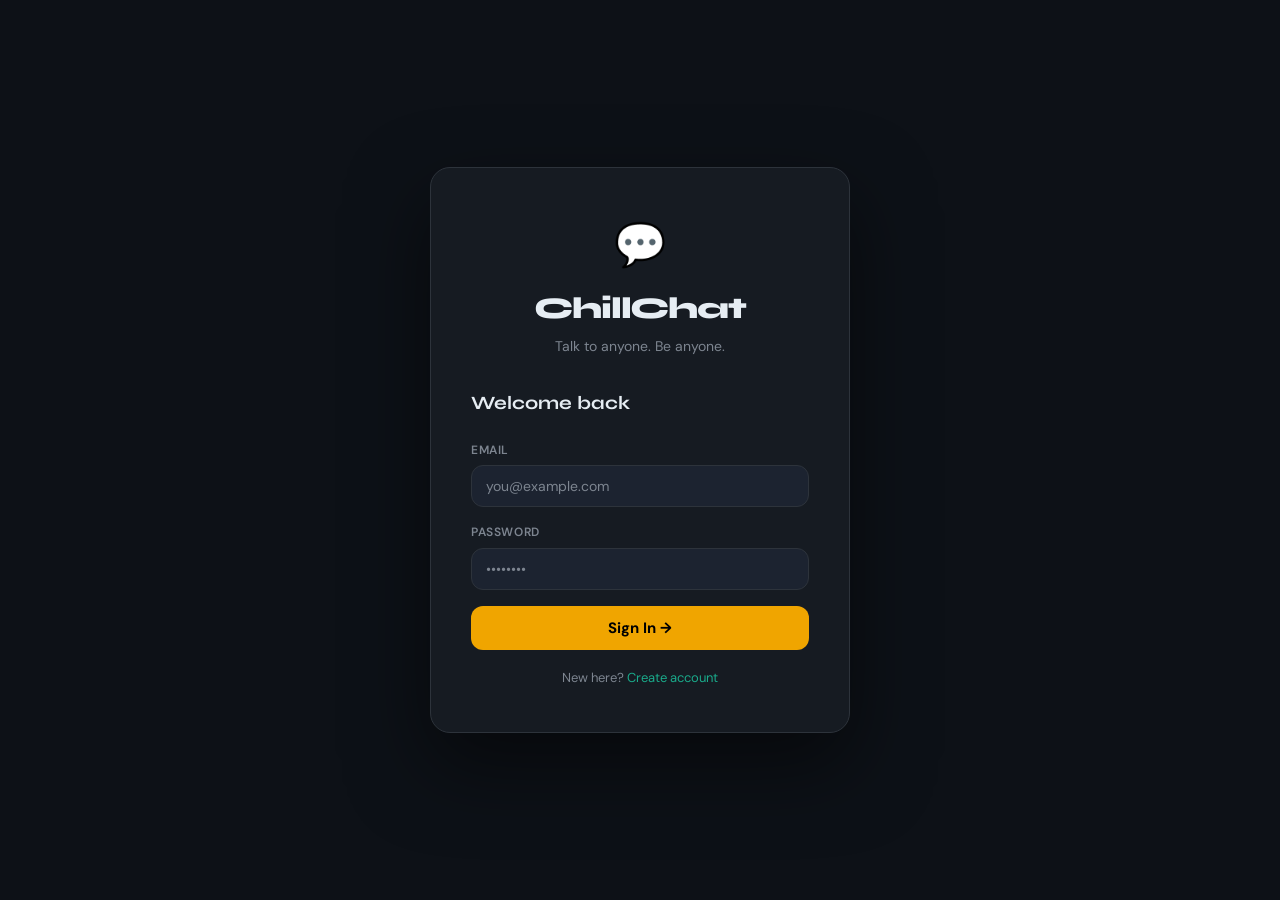
<file: frontend/index.html>
<!DOCTYPE html>
<html lang="en">
<head>
  <meta charset="UTF-8" />
  <meta name="viewport" content="width=device-width, initial-scale=1.0" />
  <title>ChillChat — Anonymous Chat</title>
  <link rel="preconnect" href="https://fonts.googleapis.com" />
  <link rel="preconnect" href="https://fonts.gstatic.com" crossorigin />
  <link href="https://fonts.googleapis.com/css2?family=Syne:wght@400;600;700;800&family=DM+Sans:wght@300;400;500&display=swap" rel="stylesheet" />
  <link rel="stylesheet" href="css/style.css" />
</head>
<body>

<!-- ═══════════════════ AUTH OVERLAY ═══════════════════ -->
<div id="auth-overlay" class="auth-overlay">
  <div class="auth-card">
    <div class="auth-logo">
      <span class="logo-bubble">💬</span>
      <h1>ChillChat</h1>
      <p>Talk to anyone. Be anyone.</p>
    </div>

    <!-- LOGIN -->
    <div id="login-panel" class="auth-panel active">
      <h2>Welcome back</h2>
      <div class="field">
        <label>Email</label>
        <input type="email" id="login-email" placeholder="you@example.com" />
      </div>
      <div class="field">
        <label>Password</label>
        <input type="password" id="login-password" placeholder="••••••••" />
      </div>
      <div id="login-error" class="form-error hidden"></div>
      <button class="btn-primary" onclick="login()">Sign In →</button>
      <p class="switch-link">New here? <a href="#" onclick="showPanel('signup')">Create account</a></p>
    </div>

    <!-- SIGNUP -->
    <div id="signup-panel" class="auth-panel">
      <h2>Join ChillChat</h2>
      <div class="field">
        <label>Username</label>
        <input type="text" id="signup-username" placeholder="cooluser42" />
      </div>
      <div class="field">
        <label>Email</label>
        <input type="email" id="signup-email" placeholder="you@example.com" />
      </div>
      <div class="field">
        <label>Password</label>
        <input type="password" id="signup-password" placeholder="Min 6 characters" />
      </div>
      <div id="signup-error" class="form-error hidden"></div>
      <button class="btn-primary" onclick="signup()">Create Account →</button>
      <p class="switch-link">Already have one? <a href="#" onclick="showPanel('login')">Sign in</a></p>
    </div>
  </div>
</div>

<!-- ═══════════════════ MAIN APP ═══════════════════ -->
<div id="app" class="app hidden">

  <!-- TOP NAV -->
  <nav class="topnav">
    <div class="nav-logo">💬 ChillChat</div>
    <div class="nav-center">
      <span class="nav-room-name" id="nav-room-name">Select a room</span>
    </div>
    <div class="nav-right">
      <div class="coin-badge" onclick="location.href='store.html'" title="Buy more coins">
        <span>💰</span>
        <span id="nav-coins">0</span>
      </div>
      <div class="user-avatar-small" id="nav-avatar" title="Your profile"></div>
      <span class="nav-username" id="nav-username"></span>
      <button class="btn-icon" onclick="logout()" title="Logout">⏻</button>
    </div>
  </nav>

  <!-- BODY -->
  <div class="app-body">

    <!-- LEFT SIDEBAR — ROOMS -->
    <aside class="sidebar-left">
      <div class="sidebar-section">
        <h3 class="sidebar-heading">Rooms</h3>
        <div id="room-list" class="room-list"></div>
      </div>
      <div class="sidebar-section">
        <button class="btn-random" onclick="startRandomChat()">
          🎲 Random Chat
        </button>
      </div>
    </aside>

    <!-- CHAT MAIN -->
    <main class="chat-main">
      <div id="empty-state" class="empty-state">
        <div class="empty-icon">💬</div>
        <h2>Pick a room to start chatting</h2>
        <p>Choose a topic from the left, or try a random match!</p>
      </div>

      <div id="chat-view" class="chat-view hidden">
        <div id="messages-container" class="messages-container"></div>
        <div id="typing-bar" class="typing-bar hidden">
          <span id="typing-text"></span>
        </div>
        <div class="input-bar">
          <input
            type="text"
            id="msg-input"
            class="msg-input"
            placeholder="Say something..."
            onkeydown="handleKey(event)"
          />
          <button class="btn-gift-open" onclick="openGiftModal()" title="Send a gift">🎁</button>
          <button class="btn-send" onclick="sendMessage()">Send</button>
        </div>
      </div>
    </main>

    <!-- RIGHT SIDEBAR — USERS -->
    <aside class="sidebar-right">
      <h3 class="sidebar-heading">In this room</h3>
      <div id="user-list" class="user-list">
        <p class="no-users">No one yet…</p>
      </div>
    </aside>

  </div>
</div>

<!-- ═══════════════════ GIFT MODAL ═══════════════════ -->
<div id="gift-modal" class="modal-overlay hidden" onclick="closeGiftModal(event)">
  <div class="modal-box">
    <div class="modal-header">
      <h3>🎁 Send a Gift</h3>
      <button class="modal-close" onclick="closeGiftModal()">✕</button>
    </div>
    <p class="modal-sub" id="gift-target-label">Click a user first</p>
    <div id="gift-grid" class="gift-grid"></div>
  </div>
</div>

<!-- ═══════════════════ TOAST ═══════════════════ -->
<div id="toast" class="toast hidden"></div>

<script src="js/app.js"></script>
<script src="js/chat.js"></script>
</body>
</html>
</file>
<file: frontend/css/style.css>
/* ══════════════════════════════════════════
   ChillChat — Global Styles
   Font: Syne (headings) + DM Sans (body)
   Theme: Dark teal / amber accent
   ══════════════════════════════════════════ */

:root {
  --bg:        #0d1117;
  --bg2:       #161b22;
  --bg3:       #1c2330;
  --border:    #2d333b;
  --text:      #e6edf3;
  --muted:     #7d8590;
  --accent:    #f0a500;
  --accent2:   #1aab8b;
  --danger:    #f85149;
  --own-msg:   #1a3a5c;
  --radius:    12px;
  --nav-h:     58px;
  --sidebar-w: 220px;
  --right-w:   190px;
  --font-head: 'Syne', sans-serif;
  --font-body: 'DM Sans', sans-serif;
  --transition: 0.18s ease;
}

*, *::before, *::after { box-sizing: border-box; margin: 0; padding: 0; }

html, body {
  height: 100%;
  font-family: var(--font-body);
  background: var(--bg);
  color: var(--text);
  font-size: 15px;
  line-height: 1.55;
  -webkit-font-smoothing: antialiased;
}

a { color: var(--accent); text-decoration: none; }
a:hover { text-decoration: underline; }

/* ── UTILITY ── */
.hidden { display: none !important; }

/* ── TOAST ── */
.toast {
  position: fixed;
  bottom: 28px;
  left: 50%;
  transform: translateX(-50%) translateY(12px);
  background: var(--bg3);
  border: 1px solid var(--border);
  color: var(--text);
  padding: 10px 22px;
  border-radius: 99px;
  font-size: 14px;
  font-weight: 500;
  opacity: 0;
  transition: opacity 0.3s, transform 0.3s;
  z-index: 9999;
  white-space: nowrap;
}
.toast.show {
  opacity: 1;
  transform: translateX(-50%) translateY(0);
}

/* ════════════════════════════════
   TOP NAV
   ════════════════════════════════ */
.topnav {
  position: fixed;
  top: 0; left: 0; right: 0;
  height: var(--nav-h);
  background: var(--bg2);
  border-bottom: 1px solid var(--border);
  display: flex;
  align-items: center;
  padding: 0 20px;
  gap: 12px;
  z-index: 100;
}

.nav-logo {
  font-family: var(--font-head);
  font-size: 1.15rem;
  font-weight: 800;
  color: var(--text);
  letter-spacing: -0.02em;
  white-space: nowrap;
}

.nav-center {
  flex: 1;
  text-align: center;
}

.nav-room-name {
  font-family: var(--font-head);
  font-weight: 600;
  font-size: 0.95rem;
  color: var(--muted);
}

.nav-right {
  display: flex;
  align-items: center;
  gap: 12px;
  margin-left: auto;
}

.coin-badge {
  display: flex;
  align-items: center;
  gap: 5px;
  background: rgba(240,165,0,0.12);
  border: 1px solid rgba(240,165,0,0.25);
  color: var(--accent);
  padding: 5px 13px;
  border-radius: 99px;
  font-weight: 700;
  font-size: 13px;
  cursor: pointer;
  transition: background var(--transition);
}
.coin-badge:hover { background: rgba(240,165,0,0.2); }

.nav-username {
  font-size: 13px;
  color: var(--muted);
  font-weight: 500;
}

.user-avatar-small {
  width: 30px; height: 30px;
  border-radius: 50%;
  background: var(--accent2);
  display: flex; align-items: center; justify-content: center;
  font-weight: 700;
  font-size: 12px;
  color: #fff;
  cursor: default;
  overflow: hidden;
  flex-shrink: 0;
}

.btn-icon {
  background: none;
  border: 1px solid var(--border);
  color: var(--muted);
  width: 32px; height: 32px;
  border-radius: 8px;
  cursor: pointer;
  font-size: 14px;
  display: flex; align-items: center; justify-content: center;
  transition: color var(--transition), border-color var(--transition);
}
.btn-icon:hover { color: var(--danger); border-color: var(--danger); }

.btn-back {
  font-size: 13px;
  color: var(--muted);
  padding: 6px 14px;
  border: 1px solid var(--border);
  border-radius: 8px;
  transition: color var(--transition), border-color var(--transition);
}
.btn-back:hover { color: var(--text); border-color: var(--text); text-decoration: none; }

/* ════════════════════════════════
   AUTH OVERLAY
   ════════════════════════════════ */
.auth-overlay {
  position: fixed; inset: 0;
  background: var(--bg);
  display: flex;
  align-items: center;
  justify-content: center;
  z-index: 500;
  padding: 20px;
}

.auth-card {
  background: var(--bg2);
  border: 1px solid var(--border);
  border-radius: 20px;
  padding: 44px 40px;
  width: 100%;
  max-width: 420px;
  box-shadow: 0 32px 80px rgba(0,0,0,0.5);
}

.auth-logo {
  text-align: center;
  margin-bottom: 32px;
}

.logo-bubble {
  font-size: 2.8rem;
  display: block;
  margin-bottom: 8px;
}

.auth-logo h1 {
  font-family: var(--font-head);
  font-size: 2rem;
  font-weight: 800;
  letter-spacing: -0.04em;
  color: var(--text);
}

.auth-logo p {
  color: var(--muted);
  font-size: 14px;
  margin-top: 4px;
}

.auth-panel { display: none; }
.auth-panel.active { display: block; }

.auth-panel h2 {
  font-family: var(--font-head);
  font-size: 1.25rem;
  font-weight: 700;
  margin-bottom: 22px;
  color: var(--text);
}

.field {
  margin-bottom: 16px;
}
.field label {
  display: block;
  font-size: 12px;
  font-weight: 600;
  color: var(--muted);
  text-transform: uppercase;
  letter-spacing: 0.05em;
  margin-bottom: 6px;
}
.field input {
  width: 100%;
  background: var(--bg3);
  border: 1px solid var(--border);
  border-radius: var(--radius);
  padding: 11px 14px;
  font-size: 14px;
  font-family: var(--font-body);
  color: var(--text);
  outline: none;
  transition: border-color var(--transition), box-shadow var(--transition);
}
.field input::placeholder { color: var(--muted); }
.field input:focus {
  border-color: var(--accent2);
  box-shadow: 0 0 0 3px rgba(26,171,139,0.15);
}

.form-error {
  background: rgba(248,81,73,0.1);
  border: 1px solid rgba(248,81,73,0.3);
  color: var(--danger);
  padding: 9px 12px;
  border-radius: 8px;
  font-size: 13px;
  margin-bottom: 14px;
}

.btn-primary {
  display: block;
  width: 100%;
  background: var(--accent);
  color: #000;
  border: none;
  border-radius: var(--radius);
  padding: 12px;
  font-size: 15px;
  font-weight: 700;
  font-family: var(--font-body);
  cursor: pointer;
  transition: opacity var(--transition), transform var(--transition);
  text-align: center;
  text-decoration: none;
}
.btn-primary:hover { opacity: 0.88; transform: translateY(-1px); text-decoration: none; }
.btn-primary:active { transform: translateY(0); }
.btn-primary:disabled { opacity: 0.5; cursor: not-allowed; transform: none; }

.btn-outline {
  background: none;
  border: 1px solid var(--border);
  color: var(--text);
  border-radius: var(--radius);
  padding: 11px 20px;
  font-size: 14px;
  font-family: var(--font-body);
  cursor: pointer;
  transition: border-color var(--transition);
}
.btn-outline:hover { border-color: var(--accent); color: var(--accent); }

.switch-link {
  text-align: center;
  margin-top: 18px;
  font-size: 13px;
  color: var(--muted);
}
.switch-link a { color: var(--accent2); }

/* ════════════════════════════════
   APP LAYOUT
   ════════════════════════════════ */
.app {
  display: flex;
  flex-direction: column;
  height: 100vh;
}

.app-body {
  display: flex;
  flex: 1;
  margin-top: var(--nav-h);
  height: calc(100vh - var(--nav-h));
  overflow: hidden;
}

/* ── LEFT SIDEBAR ── */
.sidebar-left {
  width: var(--sidebar-w);
  background: var(--bg2);
  border-right: 1px solid var(--border);
  display: flex;
  flex-direction: column;
  overflow-y: auto;
  flex-shrink: 0;
}

.sidebar-section {
  padding: 16px 14px;
}

.sidebar-heading {
  font-family: var(--font-head);
  font-size: 11px;
  font-weight: 700;
  text-transform: uppercase;
  letter-spacing: 0.08em;
  color: var(--muted);
  margin-bottom: 10px;
}

.room-list { display: flex; flex-direction: column; gap: 3px; }

.room-item {
  display: flex;
  align-items: center;
  gap: 8px;
  padding: 9px 12px;
  border-radius: 8px;
  cursor: pointer;
  font-size: 14px;
  color: var(--muted);
  font-weight: 500;
  transition: background var(--transition), color var(--transition);
}
.room-item:hover { background: var(--bg3); color: var(--text); }
.room-item.active {
  background: rgba(240,165,0,0.12);
  color: var(--accent);
  border: 1px solid rgba(240,165,0,0.2);
}

.room-emoji { font-size: 15px; }

.btn-random {
  width: 100%;
  background: linear-gradient(135deg, var(--accent2), #0e7a5e);
  color: #fff;
  border: none;
  border-radius: var(--radius);
  padding: 11px;
  font-size: 14px;
  font-weight: 600;
  font-family: var(--font-body);
  cursor: pointer;
  transition: opacity var(--transition);
}
.btn-random:hover { opacity: 0.85; }

/* ── CHAT MAIN ── */
.chat-main {
  flex: 1;
  display: flex;
  flex-direction: column;
  overflow: hidden;
  position: relative;
}

.empty-state {
  display: flex;
  flex-direction: column;
  align-items: center;
  justify-content: center;
  height: 100%;
  gap: 12px;
  color: var(--muted);
}
.empty-icon { font-size: 3.5rem; opacity: 0.4; }
.empty-state h2 { font-family: var(--font-head); font-size: 1.2rem; color: var(--muted); font-weight: 600; }
.empty-state p { font-size: 13px; }

.chat-view {
  display: flex;
  flex-direction: column;
  height: 100%;
}

.messages-container {
  flex: 1;
  overflow-y: auto;
  padding: 20px 24px;
  display: flex;
  flex-direction: column;
  gap: 12px;
  scroll-behavior: smooth;
}

/* ── MESSAGES ── */
.msg-wrap {
  display: flex;
  flex-direction: column;
  max-width: 65%;
}
.msg-wrap.own { align-self: flex-end; align-items: flex-end; }
.msg-wrap.other { align-self: flex-start; align-items: flex-start; }

.msg-sender {
  font-size: 11px;
  font-weight: 600;
  color: var(--muted);
  margin-bottom: 3px;
  padding: 0 4px;
}

.msg-bubble {
  padding: 10px 14px;
  border-radius: 14px;
  font-size: 14px;
  line-height: 1.5;
  word-break: break-word;
  white-space: pre-wrap;
}
.msg-wrap.other .msg-bubble {
  background: var(--bg3);
  border: 1px solid var(--border);
  color: var(--text);
  border-top-left-radius: 4px;
}
.msg-wrap.own .msg-bubble {
  background: var(--own-msg);
  border: 1px solid #2a4d6e;
  color: var(--text);
  border-top-right-radius: 4px;
}

.msg-time {
  font-size: 10px;
  color: var(--muted);
  margin-top: 3px;
  padding: 0 4px;
}

.system-msg {
  text-align: center;
  color: var(--muted);
  font-size: 12px;
  font-style: italic;
  padding: 4px 0;
}

/* ── TYPING BAR ── */
.typing-bar {
  padding: 6px 24px;
  font-size: 12px;
  font-style: italic;
  color: var(--muted);
  min-height: 26px;
}

/* ── INPUT BAR ── */
.input-bar {
  display: flex;
  align-items: center;
  gap: 8px;
  padding: 14px 18px;
  border-top: 1px solid var(--border);
  background: var(--bg2);
}

.msg-input {
  flex: 1;
  background: var(--bg3);
  border: 1px solid var(--border);
  border-radius: 99px;
  padding: 10px 18px;
  font-size: 14px;
  font-family: var(--font-body);
  color: var(--text);
  outline: none;
  transition: border-color var(--transition);
}
.msg-input::placeholder { color: var(--muted); }
.msg-input:focus { border-color: var(--accent2); }

.btn-gift-open {
  background: var(--bg3);
  border: 1px solid var(--border);
  color: var(--text);
  width: 40px; height: 40px;
  border-radius: 50%;
  font-size: 16px;
  cursor: pointer;
  transition: border-color var(--transition), transform var(--transition);
  flex-shrink: 0;
}
.btn-gift-open:hover { border-color: var(--accent); transform: scale(1.08); }

.btn-send {
  background: var(--accent);
  color: #000;
  border: none;
  border-radius: 99px;
  padding: 10px 22px;
  font-size: 14px;
  font-weight: 700;
  font-family: var(--font-body);
  cursor: pointer;
  transition: opacity var(--transition);
  flex-shrink: 0;
}
.btn-send:hover { opacity: 0.85; }

/* ── RIGHT SIDEBAR ── */
.sidebar-right {
  width: var(--right-w);
  background: var(--bg2);
  border-left: 1px solid var(--border);
  padding: 16px 12px;
  overflow-y: auto;
  flex-shrink: 0;
}

.user-list { display: flex; flex-direction: column; gap: 4px; margin-top: 10px; }

.no-users { font-size: 12px; color: var(--muted); font-style: italic; }

.user-item {
  display: flex;
  align-items: center;
  gap: 8px;
  padding: 7px 8px;
  border-radius: 8px;
  cursor: pointer;
  transition: background var(--transition);
}
.user-item:hover { background: var(--bg3); }
.user-item.selected { background: rgba(26,171,139,0.12); }

.u-avatar {
  width: 28px; height: 28px;
  border-radius: 50%;
  background: var(--accent2);
  display: flex; align-items: center; justify-content: center;
  font-size: 11px;
  font-weight: 700;
  color: #fff;
  flex-shrink: 0;
  text-transform: uppercase;
}

.u-name {
  font-size: 13px;
  font-weight: 500;
  color: var(--text);
  flex: 1;
  min-width: 0;
  overflow: hidden;
  text-overflow: ellipsis;
  white-space: nowrap;
}

.u-dot {
  width: 7px; height: 7px;
  background: var(--accent2);
  border-radius: 50%;
  flex-shrink: 0;
}

/* ════════════════════════════════
   GIFT MODAL
   ════════════════════════════════ */
.modal-overlay {
  position: fixed; inset: 0;
  background: rgba(0,0,0,0.65);
  display: flex; align-items: center; justify-content: center;
  z-index: 300;
  padding: 20px;
}

.modal-box {
  background: var(--bg2);
  border: 1px solid var(--border);
  border-radius: 18px;
  padding: 28px;
  width: 100%;
  max-width: 380px;
  box-shadow: 0 30px 80px rgba(0,0,0,0.5);
}

.modal-header {
  display: flex;
  align-items: center;
  justify-content: space-between;
  margin-bottom: 8px;
}
.modal-header h3 {
  font-family: var(--font-head);
  font-size: 1.1rem;
  font-weight: 700;
}

.modal-close {
  background: none;
  border: none;
  color: var(--muted);
  font-size: 16px;
  cursor: pointer;
  width: 28px; height: 28px;
  border-radius: 6px;
  display: flex; align-items: center; justify-content: center;
  transition: color var(--transition), background var(--transition);
}
.modal-close:hover { background: var(--bg3); color: var(--text); }

.modal-sub {
  font-size: 13px;
  color: var(--muted);
  margin-bottom: 18px;
}

.gift-grid {
  display: grid;
  grid-template-columns: repeat(3, 1fr);
  gap: 10px;
}

.gift-card {
  background: var(--bg3);
  border: 1px solid var(--border);
  border-radius: var(--radius);
  padding: 16px 10px;
  text-align: center;
  cursor: pointer;
  transition: border-color var(--transition), transform var(--transition), background var(--transition);
}
.gift-card:hover { border-color: var(--accent); transform: translateY(-2px); }
.gift-card.selected { border-color: var(--accent2); background: rgba(26,171,139,0.08); }

.gift-card .g-emoji { font-size: 1.9rem; display: block; margin-bottom: 6px; }
.gift-card .g-cost  { font-size: 12px; font-weight: 700; color: var(--accent); }

.gift-send-btn {
  width: 100%;
  margin-top: 16px;
  background: var(--accent2);
  color: #fff;
  border: none;
  border-radius: var(--radius);
  padding: 12px;
  font-size: 14px;
  font-weight: 700;
  font-family: var(--font-body);
  cursor: pointer;
  transition: opacity var(--transition);
}
.gift-send-btn:hover { opacity: 0.85; }
.gift-send-btn:disabled { opacity: 0.4; cursor: not-allowed; }

/* ════════════════════════════════
   STORE PAGE
   ════════════════════════════════ */
.store-page { overflow-y: auto; }

.store-wrapper {
  max-width: 820px;
  margin: 0 auto;
  padding: calc(var(--nav-h) + 40px) 24px 60px;
}

.store-hero {
  text-align: center;
  margin-bottom: 40px;
}
.store-hero h1 {
  font-family: var(--font-head);
  font-size: 2.2rem;
  font-weight: 800;
  letter-spacing: -0.04em;
}
.store-hero p { color: var(--muted); margin-top: 8px; }

.packages-grid {
  display: grid;
  grid-template-columns: repeat(auto-fit, minmax(170px, 1fr));
  gap: 16px;
  margin-bottom: 36px;
}

.pkg-card {
  background: var(--bg2);
  border: 2px solid var(--border);
  border-radius: 16px;
  padding: 26px 18px;
  text-align: center;
  cursor: pointer;
  transition: border-color var(--transition), transform var(--transition);
  position: relative;
  overflow: visible;
}
.pkg-card:hover { border-color: var(--accent); transform: translateY(-4px); }
.pkg-card.selected { border-color: var(--accent2); background: rgba(26,171,139,0.06); }

.pkg-badge {
  position: absolute;
  top: -13px;
  left: 50%;
  transform: translateX(-50%);
  background: var(--accent);
  color: #000;
  font-size: 10px;
  font-weight: 800;
  padding: 4px 12px;
  border-radius: 99px;
  white-space: nowrap;
}

.pkg-coins {
  font-family: var(--font-head);
  font-size: 2rem;
  font-weight: 800;
  color: var(--accent);
}
.pkg-label { font-size: 12px; color: var(--muted); margin-top: 2px; }
.pkg-price {
  font-family: var(--font-head);
  font-size: 1.3rem;
  font-weight: 700;
  margin-top: 12px;
  color: var(--text);
}

.payment-section {
  margin-top: 10px;
}

.payment-box {
  background: var(--bg2);
  border: 1px solid var(--border);
  border-radius: 16px;
  padding: 30px;
  max-width: 480px;
  margin: 0 auto;
}

.payment-summary {
  background: var(--bg3);
  border-radius: 10px;
  padding: 14px 18px;
  margin-bottom: 22px;
  font-size: 14px;
  color: var(--text);
  line-height: 1.7;
}

.stripe-card-element {
  background: var(--bg3);
  border: 1px solid var(--border);
  border-radius: var(--radius);
  padding: 14px 14px;
  margin-top: 6px;
  transition: border-color var(--transition);
}
.stripe-card-element.StripeElement--focus { border-color: var(--accent2); }

.payment-actions {
  display: flex;
  gap: 12px;
  margin-top: 20px;
}
.payment-actions .btn-primary { flex: 1; display: block; }

.success-section { margin-top: 10px; }

.success-box {
  background: var(--bg2);
  border: 1px solid rgba(26,171,139,0.3);
  border-radius: 16px;
  padding: 50px 30px;
  text-align: center;
  max-width: 400px;
  margin: 0 auto;
}
.success-icon { font-size: 3rem; margin-bottom: 16px; display: block; }
.success-box h2 { font-family: var(--font-head); font-size: 1.5rem; font-weight: 800; margin-bottom: 8px; }
.success-box p { color: var(--muted); margin-bottom: 24px; }
.success-box .btn-primary { width: auto; display: inline-block; padding: 12px 30px; }

/* ════════════════════════════════
   SCROLLBAR
   ════════════════════════════════ */
::-webkit-scrollbar { width: 5px; }
::-webkit-scrollbar-track { background: transparent; }
::-webkit-scrollbar-thumb { background: var(--border); border-radius: 99px; }
::-webkit-scrollbar-thumb:hover { background: var(--muted); }

/* ════════════════════════════════
   RESPONSIVE
   ════════════════════════════════ */
@media (max-width: 820px) {
  .sidebar-right { display: none; }
}
@media (max-width: 600px) {
  .sidebar-left { display: none; }
  .auth-card { padding: 30px 22px; }
}
</file>
